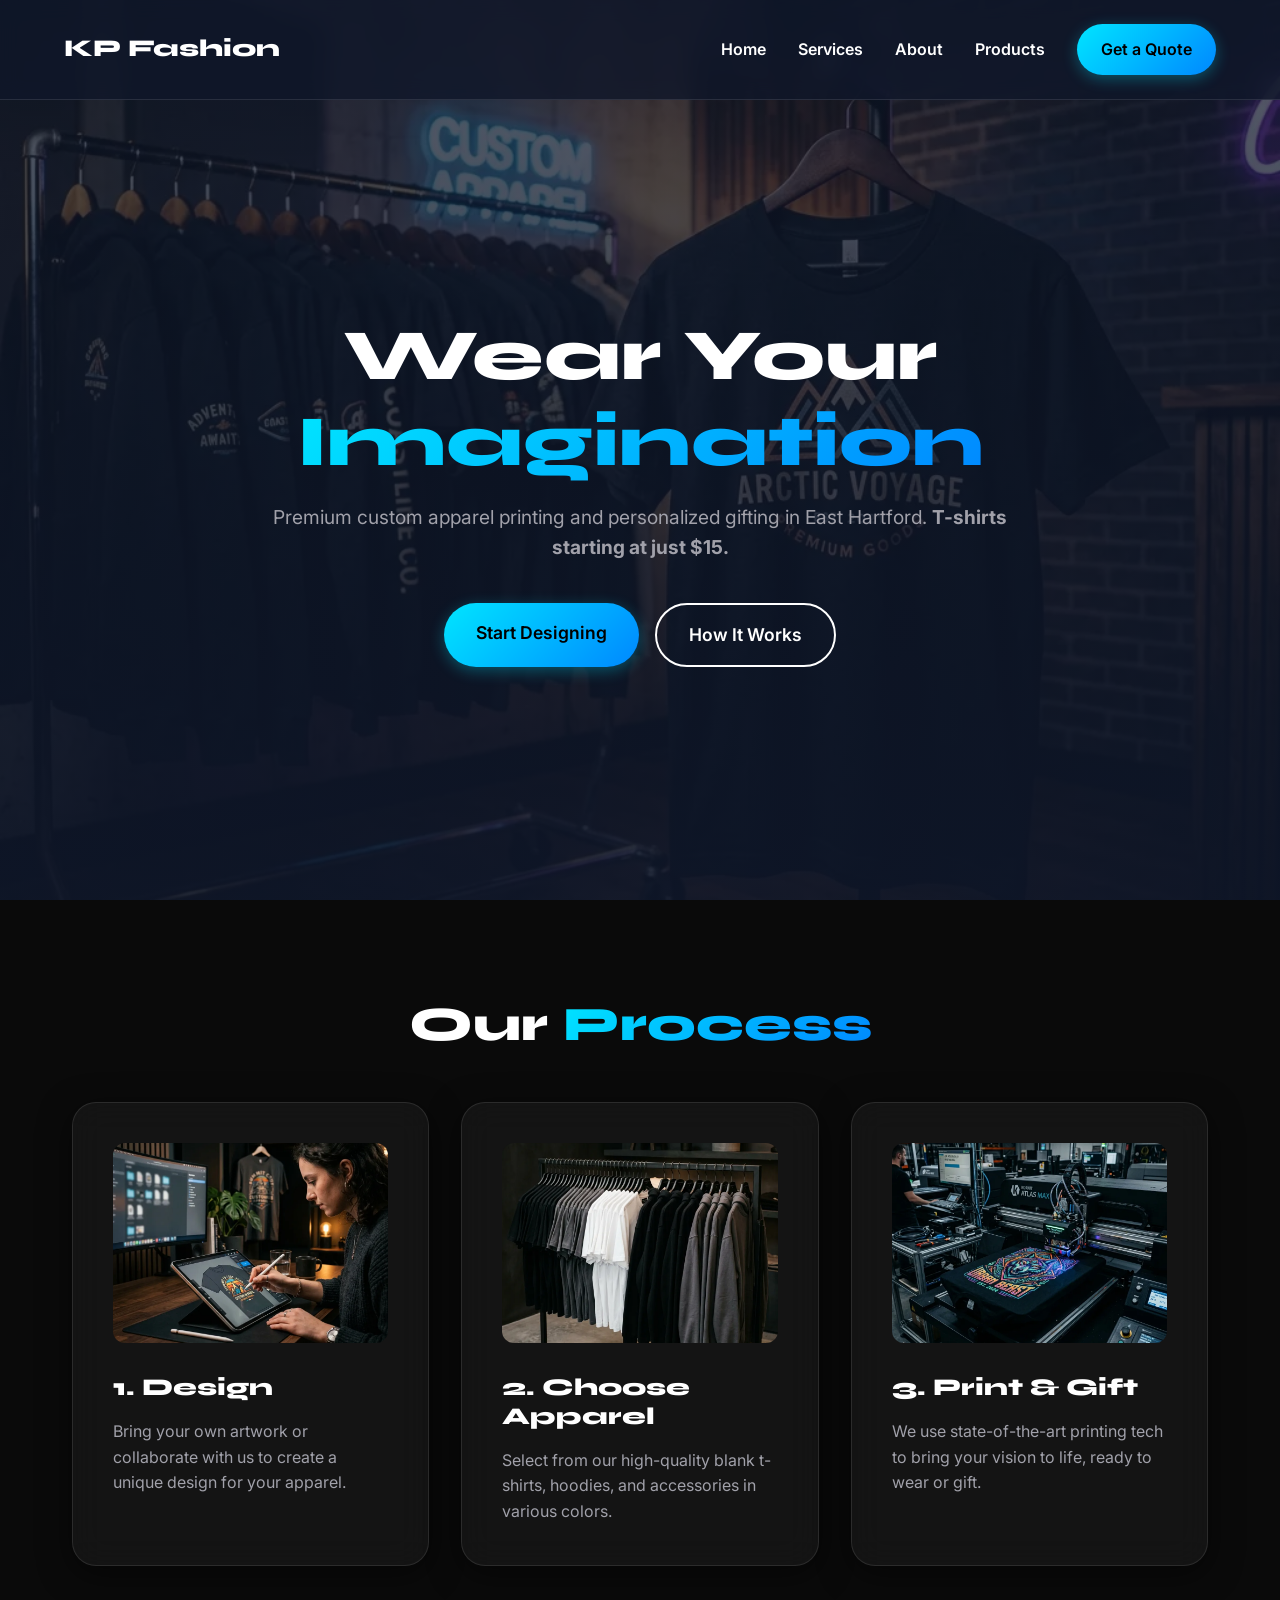
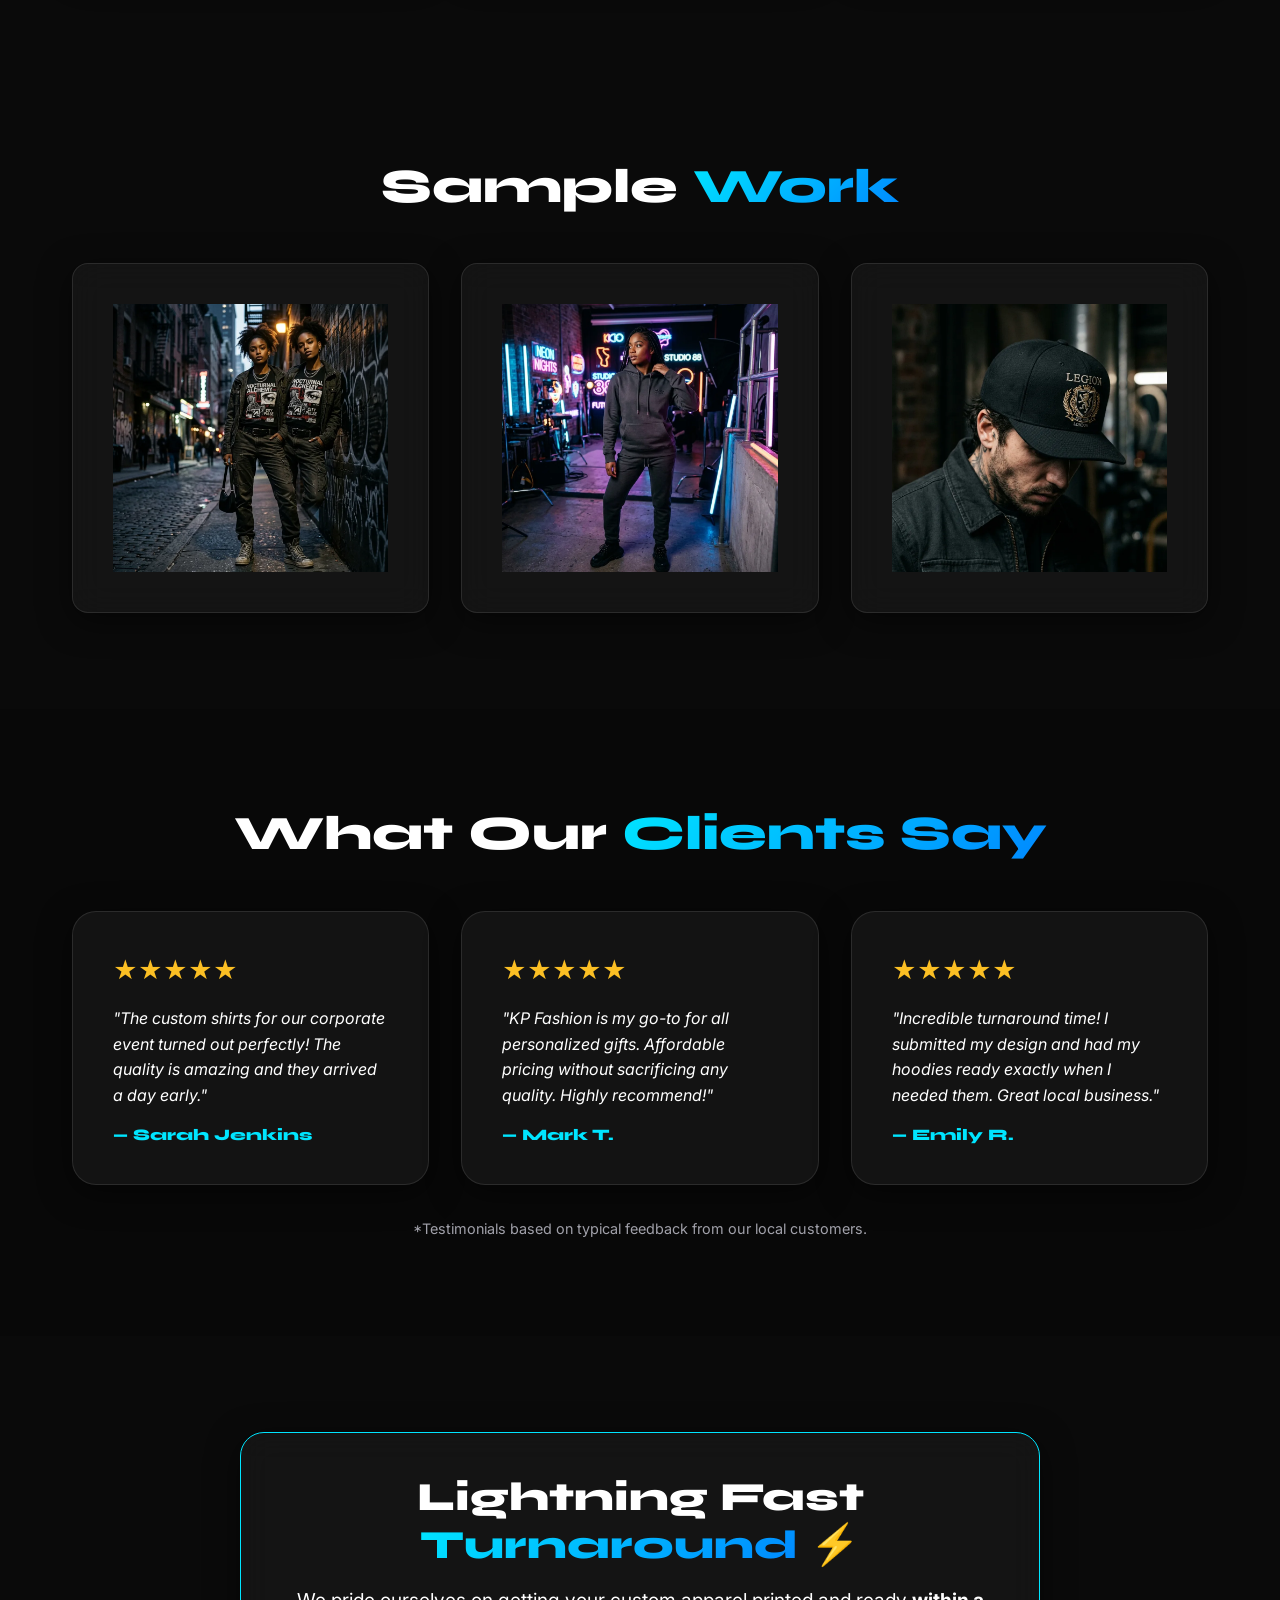
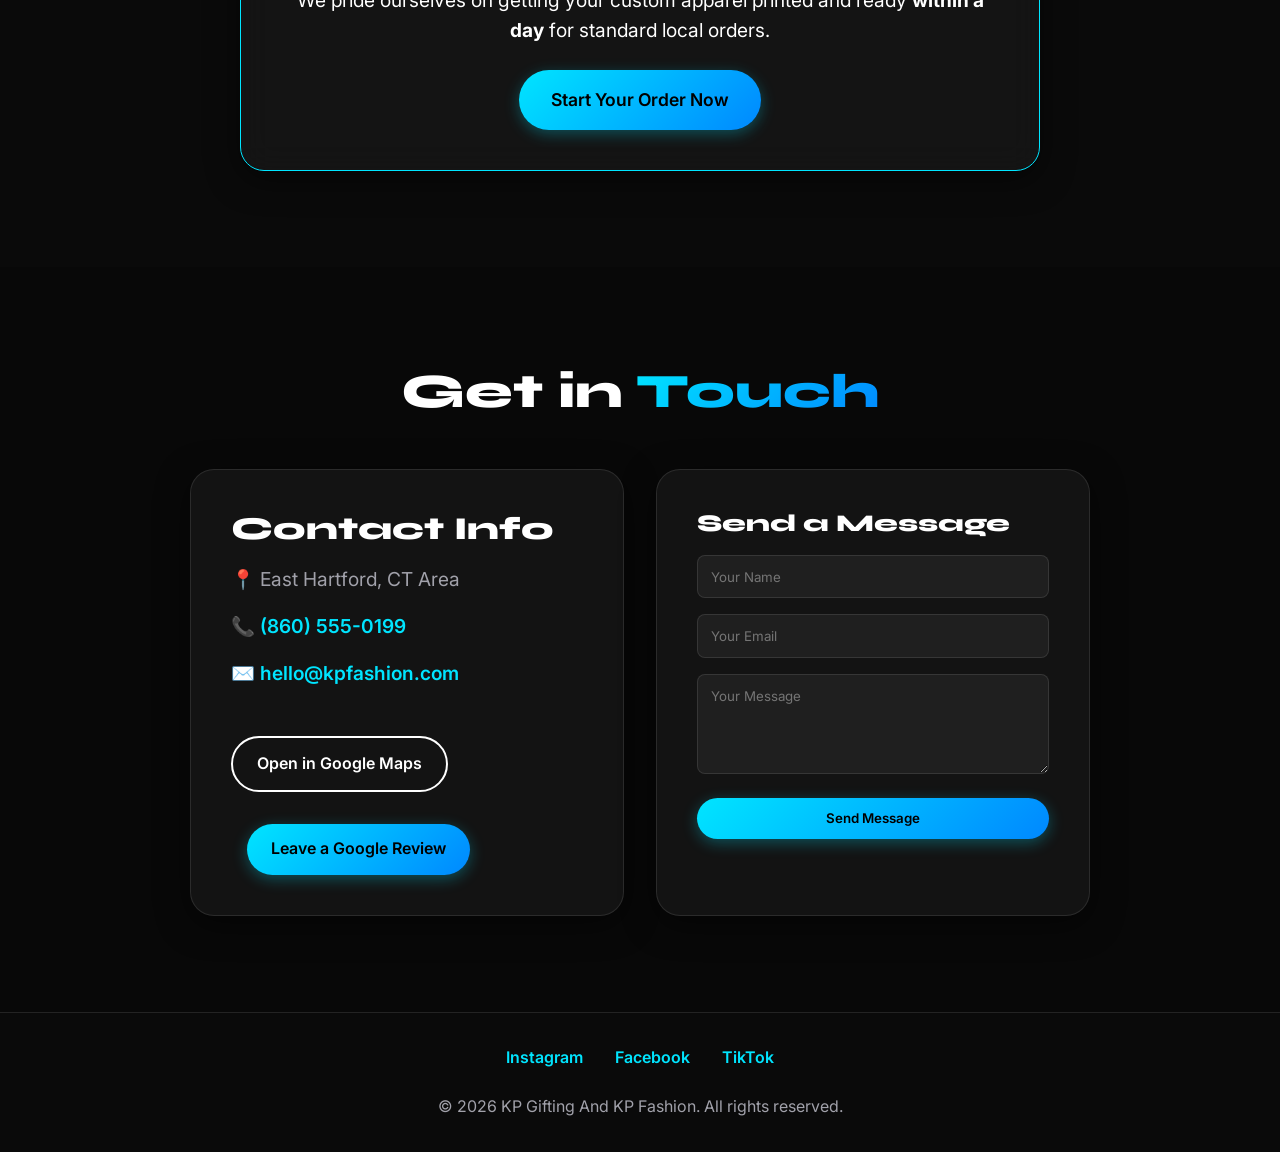
<file: index.html>
<!DOCTYPE html>
<html lang="en">

<head>
    <meta charset="UTF-8">
    <meta name="viewport" content="width=device-width, initial-scale=1.0">
    <title>KP Gifting And KP Fashion</title>
    <meta name="description"
        content="East Hartford's premium custom t-shirt and apparel printing. High-quality custom hoodies, hats, and personalized gifts with lightning-fast turnaround.">
    <link rel="preconnect" href="https://fonts.googleapis.com">
    <link rel="preconnect" href="https://fonts.gstatic.com" crossorigin>
    <link href="https://fonts.googleapis.com/css2?family=Inter:wght@400;500;600&family=Syne:wght@700;800&display=swap"
        rel="stylesheet">
    <link rel="stylesheet" href="css/styles.css?v=2">
</head>

<body>
    <nav class="navbar">
        <div class="logo">KP Fashion</div>
        <ul class="nav-links">
            <li><a href="#home">Home</a></li>
            <li><a href="#services">Services</a></li>
            <li><a href="about.html">About</a></li>
            <li><a href="products.html">Products</a></li>
            <li><a href="quote.html" class="btn btn-primary">Get a Quote</a></li>
        </ul>
    </nav>

    <header id="home" class="hero">
        <div class="hero-content">
            <h1 class="hero-title">Wear Your <span class="gradient-text">Imagination</span></h1>
            <p class="hero-subtitle">Premium custom apparel printing and personalized gifting in East Hartford.
                <strong>T-shirts starting at just $15.</strong>
            </p>
            <div class="hero-cta">
                <a href="quote.html" class="btn btn-primary btn-large">Start Designing</a>
                <a href="#services" class="btn btn-outline btn-large">How It Works</a>
            </div>
        </div>
        <div class="hero-background"></div>
    </header>

    <section id="services" class="services section-padding">
        <div class="container">
            <h2 class="section-title">Our <span class="gradient-text">Process</span></h2>
            <div class="grid services-grid">
                <div class="card glass-card reveal">
                    <img src="images/process_1.webp"
                        alt="Graphic designer creating a custom t-shirt design on a computer"
                        style="width: 100%; height: 200px; object-fit: cover; border-radius: 12px; margin-bottom: 1.5rem;">
                    <h3>1. Design</h3>
                    <p>Bring your own artwork or collaborate with us to create a unique design for your apparel.</p>
                </div>
                <div class="card glass-card reveal">
                    <img src="images/process_2.webp"
                        alt="Selection of high-quality blank apparel including t-shirts and hoodies"
                        style="width: 100%; height: 200px; object-fit: cover; border-radius: 12px; margin-bottom: 1.5rem;">
                    <h3>2. Choose Apparel</h3>
                    <p>Select from our high-quality blank t-shirts, hoodies, and accessories in various colors.</p>
                </div>
                <div class="card glass-card reveal">
                    <img src="images/process_3.webp"
                        alt="High-quality direct to garment printing machine printing on a black t-shirt"
                        style="width: 100%; height: 200px; object-fit: cover; border-radius: 12px; margin-bottom: 1.5rem;">
                    <h3>3. Print & Gift</h3>
                    <p>We use state-of-the-art printing tech to bring your vision to life, ready to wear or gift.</p>
                </div>
            </div>
        </div>
    </section>

    <section id="portfolio" class="portfolio section-padding">
        <div class="container">
            <h2 class="section-title">Sample <span class="gradient-text">Work</span></h2>
            <div class="grid portfolio-grid">
                <div class="portfolio-item glass-card reveal">
                    <img src="images/portfolio_1.webp" alt="Custom corporate event t-shirts with company logo">
                </div>
                <div class="portfolio-item glass-card reveal">
                    <img src="images/portfolio_2.webp" alt="Personalized matching family hoodies for vacation">
                </div>
                <div class="portfolio-item glass-card reveal">
                    <img src="images/portfolio_3.webp" alt="Custom printed promotional tote bags and hats">
                </div>
            </div>
        </div>
    </section>

    <section id="testimonials" class="testimonials section-padding dark-section">
        <div class="container">
            <h2 class="section-title">What Our <span class="gradient-text">Clients Say</span></h2>
            <div class="grid services-grid">
                <div class="card glass-card reveal">
                    <div style="color: #fbbf24; font-size: 1.5rem; margin-bottom: 1rem;">★★★★★</div>
                    <p style="font-style: italic; margin-bottom: 1rem;">"The custom shirts for our corporate event
                        turned out perfectly! The quality is amazing and they arrived a day early."</p>
                    <h4 style="color: var(--color-primary);">— Sarah Jenkins</h4>
                </div>
                <div class="card glass-card reveal">
                    <div style="color: #fbbf24; font-size: 1.5rem; margin-bottom: 1rem;">★★★★★</div>
                    <p style="font-style: italic; margin-bottom: 1rem;">"KP Fashion is my go-to for all personalized
                        gifts. Affordable pricing without sacrificing any quality. Highly recommend!"</p>
                    <h4 style="color: var(--color-primary);">— Mark T.</h4>
                </div>
                <div class="card glass-card reveal">
                    <div style="color: #fbbf24; font-size: 1.5rem; margin-bottom: 1rem;">★★★★★</div>
                    <p style="font-style: italic; margin-bottom: 1rem;">"Incredible turnaround time! I submitted my
                        design and had my hoodies ready exactly when I needed them. Great local business."</p>
                    <h4 style="color: var(--color-primary);">— Emily R.</h4>
                </div>
            </div>
            <p style="text-align: center; color: var(--color-text-muted); font-size: 0.9rem; margin-top: 2rem;">
                *Testimonials based on typical feedback from our local customers.</p>
        </div>
    </section>

    <section id="shipping" class="shipping section-padding">
        <div class="container">
            <div class="glass-card reveal"
                style="text-align: center; max-width: 800px; margin: 0 auto; border-color: var(--color-primary);">
                <h2 style="font-size: 2.5rem; margin-bottom: 1rem;">Lightning Fast <span
                        class="gradient-text">Turnaround</span> ⚡</h2>
                <p style="font-size: 1.2rem; margin-bottom: 1.5rem;">We pride ourselves on getting your custom apparel
                    printed and ready <strong>within a day</strong> for standard local orders.</p>
                <a href="quote.html" class="btn btn-primary btn-large">Start Your Order Now</a>
            </div>
        </div>
    </section>

    <section id="location" class="location section-padding dark-section">
        <div class="container">
            <h2 class="section-title">Get in <span class="gradient-text">Touch</span></h2>
            <div class="grid"
                style="grid-template-columns: repeat(auto-fit, minmax(300px, 1fr)); gap: 2rem; max-width: 900px; margin: 0 auto;">
                <div class="location-content glass-card reveal" style="text-align: left;">
                    <div class="location-info">
                        <h3>Contact Info</h3>
                        <p style="margin-bottom: 1rem;">📍 East Hartford, CT Area</p>
                        <p style="margin-bottom: 1rem;">📞 <a href="tel:+18605550199"
                                style="color: var(--color-primary); font-weight: 600;">(860) 555-0199</a></p>
                        <p style="margin-bottom: 1rem;">✉️ <a href="mailto:hello@kpfashion.com"
                                style="color: var(--color-primary); font-weight: 600;">hello@kpfashion.com</a></p>
                        <a href="https://maps.app.goo.gl/QDPBi5JAUcnw41f78" target="_blank" rel="noopener noreferrer"
                            class="btn btn-outline mt-2">Open in Google Maps</a>
                        <a href="https://search.google.com/local/writereview?placeid=YOUR_PLACE_ID_HERE" target="_blank"
                            rel="noopener noreferrer" class="btn btn-primary mt-2" style="margin-left: 1rem;"
                            title="Replace YOUR_PLACE_ID_HERE with your real Google Business ID">Leave a Google
                            Review</a>
                    </div>
                </div>
                <div class="glass-card reveal">
                    <h3 style="margin-bottom: 1rem; font-size: 1.5rem;">Send a Message</h3>
                    <!-- Replace YOUR_FORMSPREE_ID with your actual Formspree ID -->
                    <form action="https://formspree.io/f/meewpqpr" method="POST">
                        <div style="margin-bottom: 1rem;">
                            <input type="text" name="name" placeholder="Your Name" required
                                style="width: 100%; padding: 0.8rem; border-radius: 8px; border: 1px solid var(--glass-border); background: rgba(255,255,255,0.05); color: white; font-family: inherit;">
                        </div>
                        <div style="margin-bottom: 1rem;">
                            <input type="email" name="email" placeholder="Your Email" required
                                style="width: 100%; padding: 0.8rem; border-radius: 8px; border: 1px solid var(--glass-border); background: rgba(255,255,255,0.05); color: white; font-family: inherit;">
                        </div>
                        <div style="margin-bottom: 1rem;">
                            <textarea name="message" placeholder="Your Message" required
                                style="width: 100%; padding: 0.8rem; border-radius: 8px; border: 1px solid var(--glass-border); background: rgba(255,255,255,0.05); color: white; min-height: 100px; font-family: inherit; resize: vertical;"></textarea>
                        </div>
                        <button type="submit" class="btn btn-primary" style="width: 100%;">Send Message</button>
                    </form>
                </div>
            </div>
        </div>
    </section>

    <footer class="footer">
        <div class="container">
            <div style="margin-bottom: 1.5rem; display: flex; justify-content: center; gap: 2rem;">
                <a href="https://instagram.com" target="_blank"
                    style="font-weight: 600; color: var(--color-primary);">Instagram</a>
                <a href="https://facebook.com" target="_blank"
                    style="font-weight: 600; color: var(--color-primary);">Facebook</a>
                <a href="https://tiktok.com" target="_blank"
                    style="font-weight: 600; color: var(--color-primary);">TikTok</a>
            </div>
            <p>&copy; 2026 KP Gifting And KP Fashion. All rights reserved.</p>
        </div>
    </footer>

    <script src="js/main.js"></script>
</body>

</html>
</file>
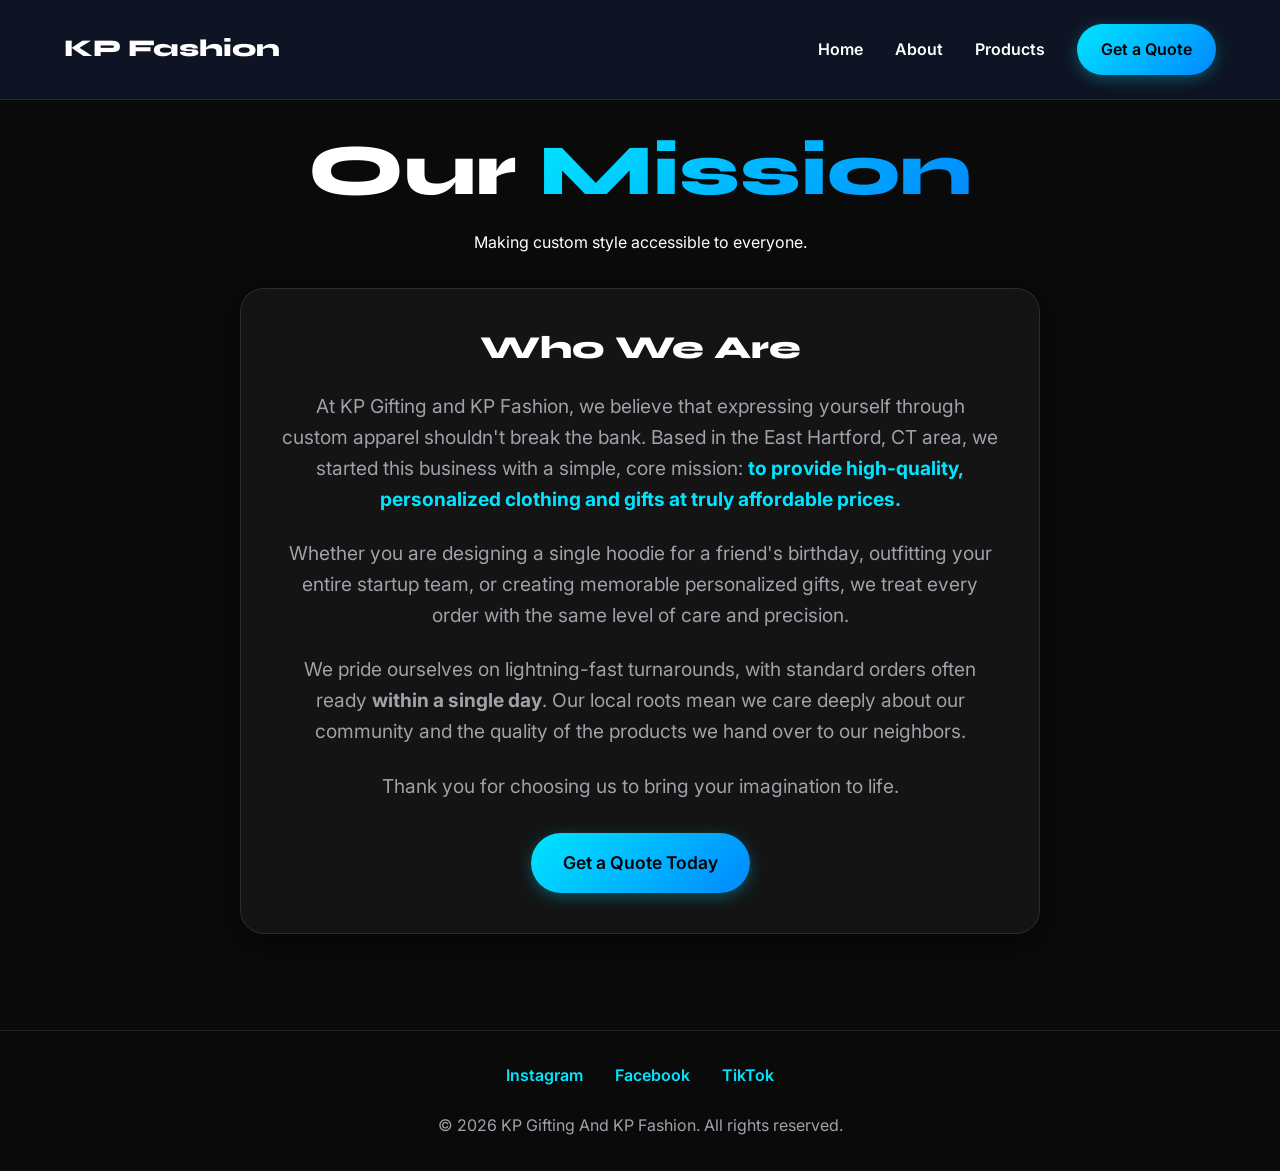
<file: about.html>
<!DOCTYPE html>
<html lang="en">
<head>
    <meta charset="UTF-8">
    <meta name="viewport" content="width=device-width, initial-scale=1.0">
    <title>About Us - KP Gifting And KP Fashion</title>
    <meta name="description" content="Learn about KP Fashion and our mission to provide high-quality, personalized custom clothing and gifts at affordable prices.">
    <link rel="preconnect" href="https://fonts.googleapis.com">
    <link rel="preconnect" href="https://fonts.gstatic.com" crossorigin>
    <link href="https://fonts.googleapis.com/css2?family=Inter:wght@400;500;600&family=Syne:wght@700;800&display=swap" rel="stylesheet">
    <link rel="stylesheet" href="css/styles.css?v=2">
    <style>
        .about-content {
            max-width: 800px;
            margin: 0 auto 6rem;
            text-align: center;
            font-size: 1.2rem;
            color: var(--color-text-muted);
        }
        .page-header {
            text-align: center;
            padding: 8rem 0 2rem;
        }
    </style>
</head>
<body>
    <nav class="navbar">
        <div class="logo"><a href="index.html">KP Fashion</a></div>
        <ul class="nav-links">
            <li><a href="index.html">Home</a></li>
            <li><a href="about.html">About</a></li>
            <li><a href="products.html">Products</a></li>
            <li><a href="quote.html" class="btn btn-primary">Get a Quote</a></li>
        </ul>
    </nav>

    <div class="page-header">
        <div class="container">
            <h1 class="hero-title reveal">Our <span class="gradient-text">Mission</span></h1>
            <p class="reveal">Making custom style accessible to everyone.</p>
        </div>
    </div>

    <section class="container">
        <div class="glass-card reveal about-content">
            <h2 style="font-size: 2rem; color: var(--color-text); margin-bottom: 1.5rem;">Who We Are</h2>
            <p style="margin-bottom: 1.5rem;">At KP Gifting and KP Fashion, we believe that expressing yourself through custom apparel shouldn't break the bank. Based in the East Hartford, CT area, we started this business with a simple, core mission: <strong style="color: var(--color-primary);">to provide high-quality, personalized clothing and gifts at truly affordable prices.</strong></p>
            <p style="margin-bottom: 1.5rem;">Whether you are designing a single hoodie for a friend's birthday, outfitting your entire startup team, or creating memorable personalized gifts, we treat every order with the same level of care and precision.</p>
            <p style="margin-bottom: 1.5rem;">We pride ourselves on lightning-fast turnarounds, with standard orders often ready <strong>within a single day</strong>. Our local roots mean we care deeply about our community and the quality of the products we hand over to our neighbors.</p>
            <p>Thank you for choosing us to bring your imagination to life.</p>
            
            <a href="quote.html" class="btn btn-primary btn-large mt-2">Get a Quote Today</a>
        </div>
    </section>

    <footer class="footer">
        <div class="container">
            <div style="margin-bottom: 1.5rem; display: flex; justify-content: center; gap: 2rem;">
                <a href="https://instagram.com" target="_blank" style="font-weight: 600; color: var(--color-primary);">Instagram</a>
                <a href="https://facebook.com" target="_blank" style="font-weight: 600; color: var(--color-primary);">Facebook</a>
                <a href="https://tiktok.com" target="_blank" style="font-weight: 600; color: var(--color-primary);">TikTok</a>
            </div>
            <p>&copy; 2026 KP Gifting And KP Fashion. All rights reserved.</p>
        </div>
    </footer>

    <script src="js/main.js"></script>
</body>
</html>
</file>
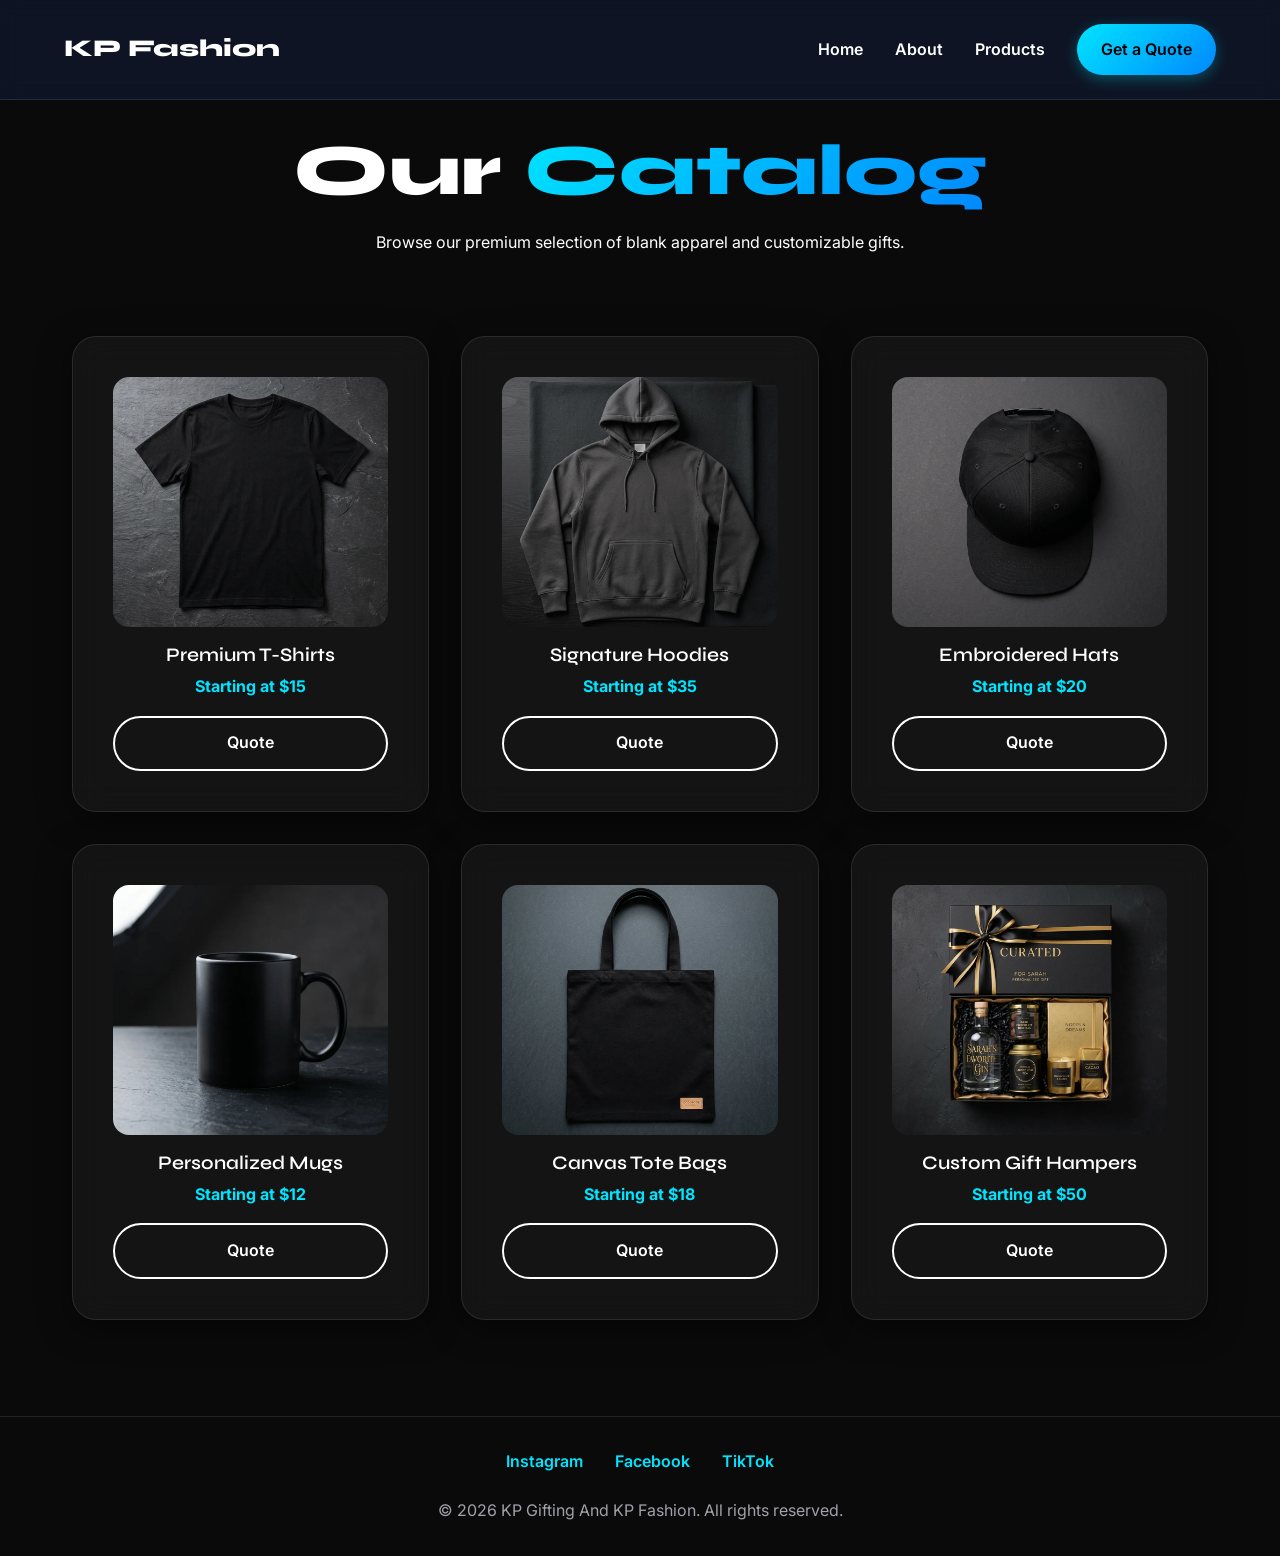
<file: products.html>
<!DOCTYPE html>
<html lang="en">
<head>
    <meta charset="UTF-8">
    <meta name="viewport" content="width=device-width, initial-scale=1.0">
    <title>Products - KP Gifting And KP Fashion</title>
    <meta name="description" content="Browse our premium selection of customizable apparel including t-shirts, hoodies, hats, mugs, and gift hampers. Affordable pricing starting at $15.">
    <link rel="preconnect" href="https://fonts.googleapis.com">
    <link rel="preconnect" href="https://fonts.gstatic.com" crossorigin>
    <link href="https://fonts.googleapis.com/css2?family=Inter:wght@400;500;600&family=Syne:wght@700;800&display=swap" rel="stylesheet">
    <link rel="stylesheet" href="css/styles.css?v=2">
    <style>
        .product-grid {
            display: grid;
            grid-template-columns: repeat(auto-fill, minmax(280px, 1fr));
            gap: 2rem;
            margin-top: 3rem;
        }
        .product-card {
            text-align: center;
            overflow: hidden;
        }
        .product-image {
            width: 100%;
            height: 250px;
            background: rgba(255, 255, 255, 0.05);
            border-radius: 16px;
            margin-bottom: 1rem;
            overflow: hidden;
            transition: var(--transition);
        }
        .product-image img {
            width: 100%;
            height: 100%;
            object-fit: cover;
            transition: var(--transition);
        }
        .product-card:hover .product-image img {
            transform: scale(1.05);
        }
        .product-title {
            font-size: 1.2rem;
            font-weight: 600;
            margin-bottom: 0.5rem;
        }
        .page-header {
            text-align: center;
            padding: 8rem 0 2rem;
        }
    </style>
</head>
<body>
    <nav class="navbar">
        <div class="logo"><a href="index.html">KP Fashion</a></div>
        <ul class="nav-links">
            <li><a href="index.html">Home</a></li>
            <li><a href="about.html">About</a></li>
            <li><a href="products.html">Products</a></li>
            <li><a href="quote.html" class="btn btn-primary">Get a Quote</a></li>
        </ul>
    </nav>

    <div class="page-header">
        <div class="container">
            <h1 class="hero-title reveal">Our <span class="gradient-text">Catalog</span></h1>
            <p class="reveal">Browse our premium selection of blank apparel and customizable gifts.</p>
        </div>
    </div>

    <section class="container" style="padding-bottom: 6rem;">
        <div class="product-grid">
            <!-- T-Shirts -->
            <div class="product-card glass-card reveal">
                <div class="product-image"><img src="images/product_tshirt.webp" alt="High quality black custom printed t-shirt lying flat"></div>
                <h3 class="product-title">Premium T-Shirts</h3>
                <p style="margin-bottom: 1rem;"><strong style="color: var(--color-primary);">Starting at $15</strong></p>
                <a href="quote.html" class="btn btn-outline" style="width: 100%">Quote</a>
            </div>

            <!-- Hoodies -->
            <div class="product-card glass-card reveal">
                <div class="product-image"><img src="images/product_hoodie.webp" alt="Premium thick custom printed hoodie in dark grey"></div>
                <h3 class="product-title">Signature Hoodies</h3>
                <p style="margin-bottom: 1rem;"><strong style="color: var(--color-primary);">Starting at $35</strong></p>
                <a href="quote.html" class="btn btn-outline" style="width: 100%">Quote</a>
            </div>

            <!-- Hats -->
            <div class="product-card glass-card reveal">
                <div class="product-image"><img src="images/product_hat.webp" alt="Custom embroidered black baseball cap"></div>
                <h3 class="product-title">Embroidered Hats</h3>
                <p style="margin-bottom: 1rem;"><strong style="color: var(--color-primary);">Starting at $20</strong></p>
                <a href="quote.html" class="btn btn-outline" style="width: 100%">Quote</a>
            </div>

            <!-- Mugs -->
            <div class="product-card glass-card reveal">
                <div class="product-image"><img src="images/product_mug.webp" alt="Custom printed white ceramic coffee mug"></div>
                <h3 class="product-title">Personalized Mugs</h3>
                <p style="margin-bottom: 1rem;"><strong style="color: var(--color-primary);">Starting at $12</strong></p>
                <a href="quote.html" class="btn btn-outline" style="width: 100%">Quote</a>
            </div>

            <!-- Totes -->
            <div class="product-card glass-card reveal">
                <div class="product-image"><img src="images/product_tote.webp" alt="Eco-friendly custom printed canvas tote bag"></div>
                <h3 class="product-title">Canvas Tote Bags</h3>
                <p style="margin-bottom: 1rem;"><strong style="color: var(--color-primary);">Starting at $18</strong></p>
                <a href="quote.html" class="btn btn-outline" style="width: 100%">Quote</a>
            </div>

            <!-- Hampers -->
            <div class="product-card glass-card reveal">
                <div class="product-image"><img src="images/product_hamper.webp" alt="Curated custom corporate gift hamper basket"></div>
                <h3 class="product-title">Custom Gift Hampers</h3>
                <p style="margin-bottom: 1rem;"><strong style="color: var(--color-primary);">Starting at $50</strong></p>
                <a href="quote.html" class="btn btn-outline" style="width: 100%">Quote</a>
            </div>
        </div>
    </section>

    <footer class="footer">
        <div class="container">
            <div style="margin-bottom: 1.5rem; display: flex; justify-content: center; gap: 2rem;">
                <a href="https://instagram.com" target="_blank" style="font-weight: 600; color: var(--color-primary);">Instagram</a>
                <a href="https://facebook.com" target="_blank" style="font-weight: 600; color: var(--color-primary);">Facebook</a>
                <a href="https://tiktok.com" target="_blank" style="font-weight: 600; color: var(--color-primary);">TikTok</a>
            </div>
            <p>&copy; 2026 KP Gifting And KP Fashion. All rights reserved.</p>
        </div>
    </footer>

    <script src="js/main.js"></script>
</body>
</html>
</file>
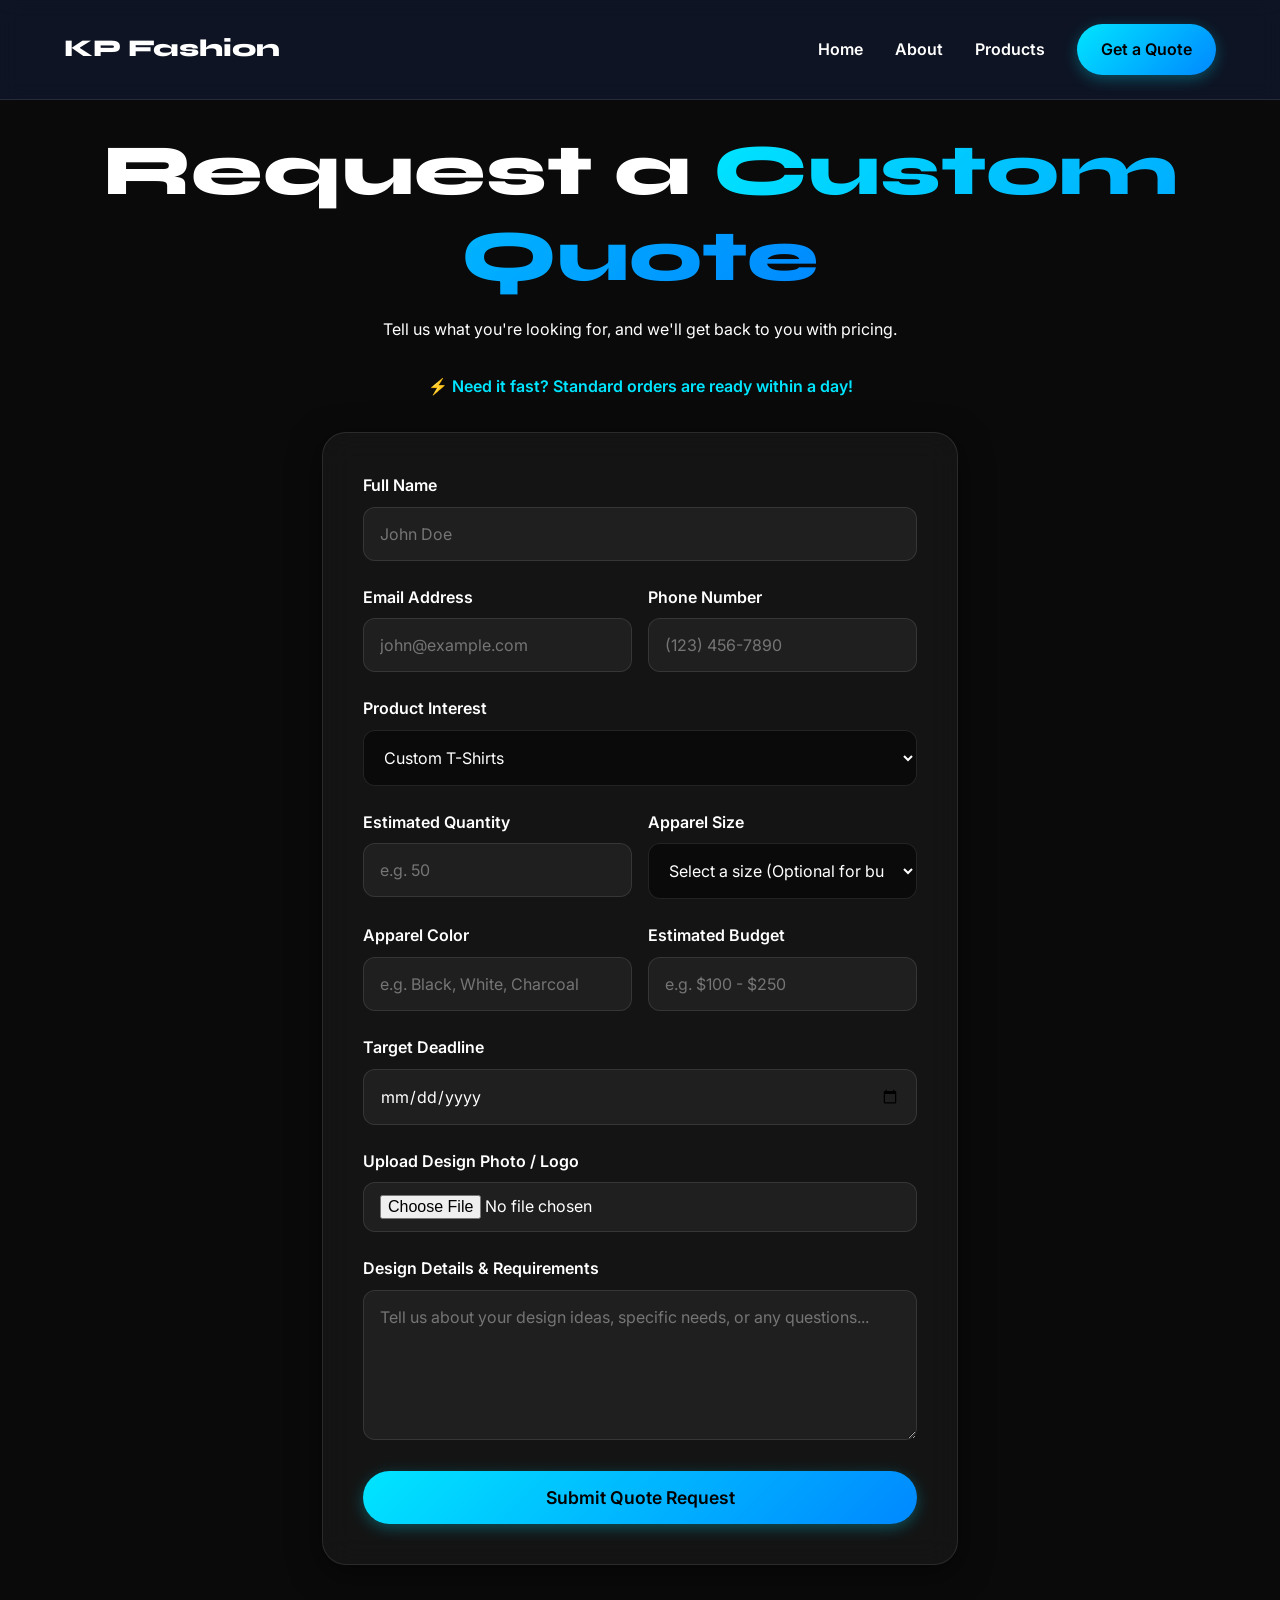
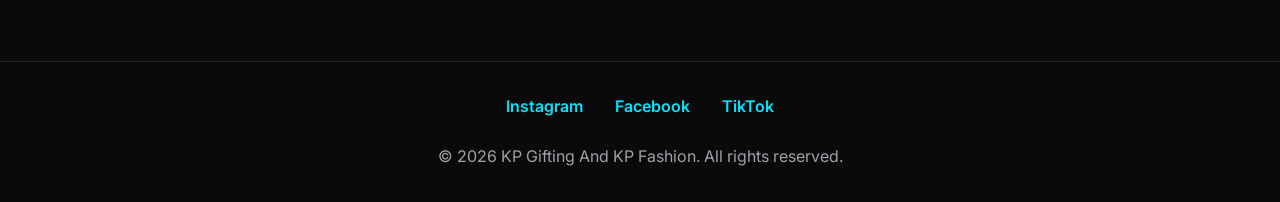
<file: quote.html>
<!DOCTYPE html>
<html lang="en">

<head>
    <meta charset="UTF-8">
    <meta name="viewport" content="width=device-width, initial-scale=1.0">
    <title>Get a Quote - KP Gifting And KP Fashion</title>
    <meta name="description"
        content="Get a custom quote for your personalized apparel and gifting needs. Fast turnaround and premium quality in East Hartford.">
    <link rel="preconnect" href="https://fonts.googleapis.com">
    <link rel="preconnect" href="https://fonts.gstatic.com" crossorigin>
    <link href="https://fonts.googleapis.com/css2?family=Inter:wght@400;500;600&family=Syne:wght@700;800&display=swap"
        rel="stylesheet">
    <link rel="stylesheet" href="css/styles.css?v=2">
    <style>
        .page-header {
            text-align: center;
            padding: 8rem 0 2rem;
        }

        .form-container {
            max-width: 700px;
            margin: 0 auto 6rem;
        }

        .form-group {
            margin-bottom: 1.5rem;
            text-align: left;
        }

        .form-group label {
            display: block;
            margin-bottom: 0.5rem;
            font-weight: 600;
        }

        .form-control {
            width: 100%;
            padding: 1rem;
            border-radius: 12px;
            border: 1px solid var(--glass-border);
            background: rgba(255, 255, 255, 0.05);
            color: var(--color-text);
            font-family: inherit;
            font-size: 1rem;
            transition: var(--transition);
        }

        .form-control:focus {
            outline: none;
            border-color: var(--color-primary);
            background: rgba(255, 255, 255, 0.1);
        }

        textarea.form-control {
            resize: vertical;
            min-height: 150px;
        }
    </style>
</head>

<body>
    <nav class="navbar">
        <div class="logo"><a href="index.html">KP Fashion</a></div>
        <ul class="nav-links">
            <li><a href="index.html">Home</a></li>
            <li><a href="about.html">About</a></li>
            <li><a href="products.html">Products</a></li>
            <li><a href="quote.html" class="btn btn-primary">Get a Quote</a></li>
        </ul>
    </nav>

    <div class="page-header">
        <div class="container">
            <h1 class="hero-title reveal">Request a <span class="gradient-text">Custom Quote</span></h1>
            <p class="reveal">Tell us what you're looking for, and we'll get back to you with pricing.</p>
        </div>
    </div>

    <section class="container form-container">
        <div style="text-align: center; margin-bottom: 2rem; color: var(--color-primary); font-weight: 600;">
            ⚡ Need it fast? Standard orders are ready within a day!
        </div>
        <div class="glass-card reveal">
            <!-- Replace YOUR_FORMSPREE_ID with your actual Formspree ID -->
            <form action="https://formspree.io/f/meewpqpr" method="POST" enctype="multipart/form-data">
                <div class="form-group">
                    <label for="name">Full Name</label>
                    <input type="text" id="name" name="name" class="form-control" required placeholder="John Doe">
                </div>
                <div class="form-group" style="display: grid; grid-template-columns: 1fr 1fr; gap: 1rem;">
                    <div>
                        <label for="email">Email Address</label>
                        <input type="email" id="email" name="email" class="form-control" required
                            placeholder="john@example.com">
                    </div>
                    <div>
                        <label for="phone">Phone Number</label>
                        <input type="tel" id="phone" name="phone" class="form-control" placeholder="(123) 456-7890">
                    </div>
                </div>
                <div class="form-group">
                    <label for="product">Product Interest</label>
                    <select id="product" name="product" class="form-control" required
                        style="background-color: var(--color-bg);">
                        <option value="tshirt">Custom T-Shirts</option>
                        <option value="hoodie">Custom Hoodies</option>
                        <option value="gifts">Personalized Gifts</option>
                        <option value="other">Other/Mix</option>
                    </select>
                </div>
                <div class="form-group" style="display: grid; grid-template-columns: 1fr 1fr; gap: 1rem;">
                    <div>
                        <label for="quantity">Estimated Quantity</label>
                        <input type="number" id="quantity" name="quantity" class="form-control" min="1"
                            placeholder="e.g. 50">
                    </div>
                    <div>
                        <label for="size">Apparel Size</label>
                        <select id="size" name="size" class="form-control" style="background-color: var(--color-bg);">
                            <option value="">Select a size (Optional for bulk)</option>
                            <option value="S">Small (S)</option>
                            <option value="M">Medium (M)</option>
                            <option value="L">Large (L)</option>
                            <option value="XL">Extra Large (XL)</option>
                            <option value="XXL">Double Extra Large (XXL)</option>
                        </select>
                    </div>
                </div>
                <div class="form-group" style="display: grid; grid-template-columns: 1fr 1fr; gap: 1rem;">
                    <div>
                        <label for="color">Apparel Color</label>
                        <input type="text" id="color" name="color" class="form-control"
                            placeholder="e.g. Black, White, Charcoal">
                    </div>
                    <div>
                        <label for="budget">Estimated Budget</label>
                        <input type="text" id="budget" name="budget" class="form-control"
                            placeholder="e.g. $100 - $250">
                    </div>
                </div>
                <div class="form-group">
                    <label for="deadline">Target Deadline</label>
                    <input type="date" id="deadline" name="deadline" class="form-control">
                </div>
                <div class="form-group">
                    <label for="design_upload">Upload Design Photo / Logo</label>
                    <input type="file" id="design_upload" name="design_upload" class="form-control" accept="image/*"
                        style="padding: 12px 1rem;">
                </div>
                <div class="form-group">
                    <label for="details">Design Details & Requirements</label>
                    <textarea id="details" name="details" class="form-control" required
                        placeholder="Tell us about your design ideas, specific needs, or any questions..."></textarea>
                </div>
                <button type="submit" class="btn btn-primary btn-large" style="width: 100%;">Submit Quote
                    Request</button>
            </form>
        </div>
    </section>

    <footer class="footer">
        <div class="container">
            <div style="margin-bottom: 1.5rem; display: flex; justify-content: center; gap: 2rem;">
                <a href="https://instagram.com" target="_blank"
                    style="font-weight: 600; color: var(--color-primary);">Instagram</a>
                <a href="https://facebook.com" target="_blank"
                    style="font-weight: 600; color: var(--color-primary);">Facebook</a>
                <a href="https://tiktok.com" target="_blank"
                    style="font-weight: 600; color: var(--color-primary);">TikTok</a>
            </div>
            <p>&copy; 2026 KP Gifting And KP Fashion. All rights reserved.</p>
        </div>
    </footer>

    <script src="js/main.js"></script>
</body>

</html>
</file>
<file: css/styles.css>
:root {
    --color-bg: #0a0a0a;
    --color-surface: rgba(23, 23, 23, 0.8);
    --color-primary: #00E5FF;
    --color-secondary: #0088FF;
    --color-text: #ffffff;
    --color-text-muted: #a1a1aa;
    --glass-border: rgba(255, 255, 255, 0.1);
    --glass-shadow: 0 8px 32px 0 rgba(0, 0, 0, 0.5);
    --transition: all 0.4s cubic-bezier(0.25, 0.8, 0.25, 1);
}

* {
    margin: 0;
    padding: 0;
    box-sizing: border-box;
}

body {
    font-family: 'Inter', sans-serif;
    background-color: var(--color-bg);
    color: var(--color-text);
    line-height: 1.6;
    overflow-x: hidden;
}

a {
    text-decoration: none;
    color: inherit;
}

ul {
    list-style: none;
}

.container {
    max-width: 1200px;
    margin: 0 auto;
    padding: 0 2rem;
}

.section-padding {
    padding: 6rem 0;
}

/* Typography */
h1, h2, h3, h4, .logo {
    font-family: 'Syne', sans-serif;
    font-weight: 800;
    line-height: 1.2;
}

.gradient-text {
    background: linear-gradient(135deg, var(--color-primary), var(--color-secondary));
    -webkit-background-clip: text;
    -webkit-text-fill-color: transparent;
    background-clip: text;
}

.section-title {
    font-size: 3rem;
    text-align: center;
    margin-bottom: 3rem;
}

/* Navbar */
.navbar {
    display: flex;
    justify-content: space-between;
    align-items: center;
    padding: 1.5rem 5%;
    position: fixed;
    top: 0;
    width: 100%;
    z-index: 100;
    backdrop-filter: blur(10px);
    -webkit-backdrop-filter: blur(10px);
    background: rgba(15, 23, 42, 0.8);
    border-bottom: 1px solid var(--glass-border);
}

.logo {
    font-size: 1.5rem;
    font-weight: 800;
    color: var(--color-text);
}

.nav-links {
    display: flex;
    gap: 2rem;
    align-items: center;
}

.nav-links a {
    font-weight: 600;
    transition: var(--transition);
}

.nav-links a:hover {
    color: var(--color-primary);
}

/* Buttons */
.btn {
    display: inline-block;
    padding: 0.8rem 1.5rem;
    border-radius: 50px;
    font-weight: 600;
    cursor: pointer;
    transition: var(--transition);
    border: none;
    font-family: inherit;
}

.btn-primary {
    background: linear-gradient(135deg, var(--color-primary), var(--color-secondary));
    color: #000;
    box-shadow: 0 4px 15px rgba(0, 229, 255, 0.3);
}

.btn-primary:hover {
    transform: translateY(-2px);
    box-shadow: 0 6px 20px rgba(0, 229, 255, 0.6);
}

.btn-outline {
    background: transparent;
    border: 2px solid var(--color-text);
    color: var(--color-text);
}

.btn-outline:hover {
    background: var(--color-text);
    color: var(--color-bg);
}

.btn-large {
    padding: 1rem 2rem;
    font-size: 1.1rem;
}

.mt-2 {
    margin-top: 2rem;
}

/* Hero Section */
.hero {
    min-height: 100vh;
    display: flex;
    align-items: center;
    justify-content: center;
    position: relative;
    overflow: hidden;
    padding-top: 80px;
}

.hero-content {
    text-align: center;
    z-index: 10;
    max-width: 800px;
    padding: 0 2rem;
}

.hero-title {
    font-size: 4.5rem;
    margin-bottom: 1rem;
    animation: fadeInUp 1s ease-out;
}

.hero-subtitle {
    font-size: 1.2rem;
    color: var(--color-text-muted);
    margin-bottom: 2.5rem;
    animation: fadeInUp 1s ease-out 0.2s both;
}

.hero-cta {
    display: flex;
    gap: 1rem;
    justify-content: center;
    animation: fadeInUp 1s ease-out 0.4s both;
}

/* Hero Background Image */
.hero-background {
    position: absolute;
    top: 0;
    left: 0;
    width: 100%;
    height: 100%;
    z-index: 1;
    background: linear-gradient(rgba(15, 23, 42, 0.7), rgba(15, 23, 42, 0.9)), url('../images/hero_bg.webp') center/cover no-repeat;
}

/* Glassmorphism Cards */
.glass-card {
    background: var(--color-surface);
    backdrop-filter: blur(16px);
    -webkit-backdrop-filter: blur(16px);
    border: 1px solid var(--glass-border);
    border-radius: 24px;
    padding: 2.5rem;
    box-shadow: var(--glass-shadow);
    transition: var(--transition);
}

.glass-card:hover {
    transform: translateY(-5px);
    border-color: rgba(0, 229, 255, 0.4);
    box-shadow: 0 12px 40px rgba(0, 229, 255, 0.15);
}

/* Services Section */
.grid {
    display: grid;
    gap: 2rem;
}

.services-grid {
    grid-template-columns: repeat(auto-fit, minmax(300px, 1fr));
}

.card-icon {
    width: 100%;
    height: 200px;
    margin-bottom: 1.5rem;
    border-radius: 12px;
    overflow: hidden;
}

.card-icon img {
    width: 100%;
    height: 100%;
    object-fit: cover;
    transition: var(--transition);
}

.glass-card:hover .card-icon img {
    transform: scale(1.05);
}

.services h3 {
    font-size: 1.5rem;
    margin-bottom: 1rem;
}

.services p {
    color: var(--color-text-muted);
}

/* Location Section */
.dark-section {
    background: rgba(0, 0, 0, 0.2);
}

.location-content {
    max-width: 600px;
    margin: 0 auto;
    text-align: center;
}

.location-info h3 {
    font-size: 2rem;
    margin-bottom: 1rem;
}

.location-info p {
    font-size: 1.2rem;
    color: var(--color-text-muted);
    margin-bottom: 0.5rem;
}

/* Footer */
.footer {
    text-align: center;
    padding: 2rem 0;
    border-top: 1px solid var(--glass-border);
    color: var(--color-text-muted);
}

/* Animations */
@keyframes fadeInUp {
    from {
        opacity: 0;
        transform: translateY(30px);
    }
    to {
        opacity: 1;
        transform: translateY(0);
    }
}

@keyframes float {
    0% {
        transform: translate(0, 0) scale(1);
    }
    100% {
        transform: translate(50px, 50px) scale(1.1);
    }
}

.reveal {
    opacity: 0;
    transform: translateY(50px);
    transition: all 0.8s ease-out;
}

.reveal.active {
    opacity: 1;
    transform: translateY(0);
}

/* Responsive */
@media (max-width: 768px) {
    .hero-title {
        font-size: 3rem;
    }
    .hero-cta {
        flex-direction: column;
    }
    .nav-links {
        display: none; /* Add a hamburger menu later if needed */
    }
}

/* Portfolio Section */
.portfolio-grid {
    display: grid;
    grid-template-columns: repeat(auto-fit, minmax(300px, 1fr));
    gap: 2rem;
}

.portfolio-item {
    border-radius: 16px;
    overflow: hidden;
    height: 350px;
    position: relative;
    box-shadow: var(--glass-shadow);
}

.portfolio-item img {
    width: 100%;
    height: 100%;
    object-fit: cover;
    transition: var(--transition);
}

.portfolio-item:hover img {
    transform: scale(1.05);
}
</file>
